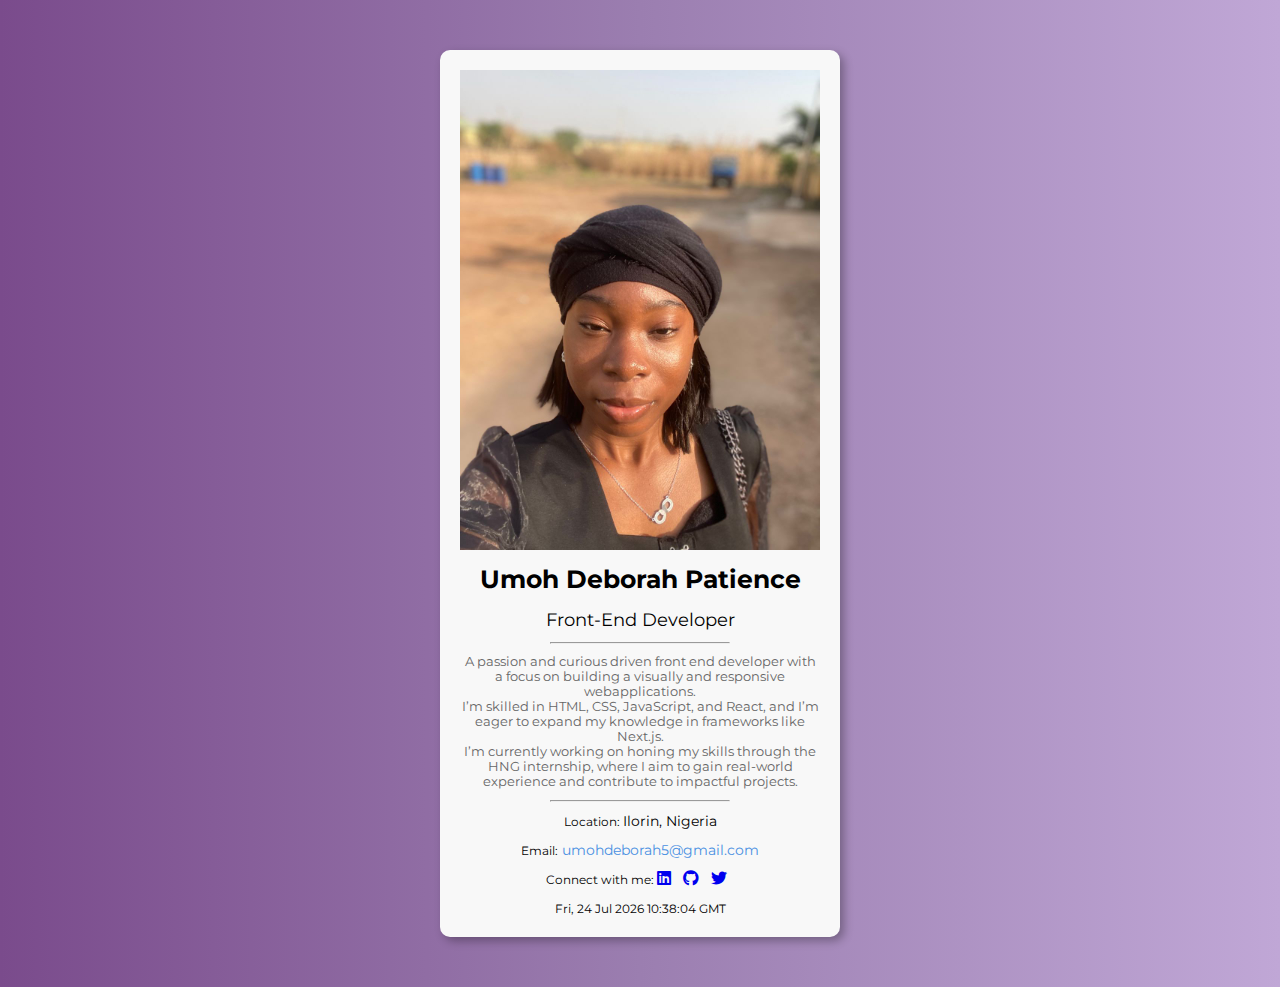
<file: index.html>
<!DOCTYPE html>
<html lang="en">
<head>
    <meta charset="UTF-8">
    <meta name="viewport" content="width=device-width, initial-scale=1.0">
    <title>Profile Card</title>
   <link rel="stylesheet" href="styles.css"> 
   <link rel="preconnect" href="https://fonts.googleapis.com">
  <link rel="preconnect" href="https://fonts.gstatic.com" crossorigin>
   <link href="https://fonts.googleapis.com/css2?family=Montserrat:ital,wght@0,100..900;1,100..900&display=swap" rel="stylesheet">
   <link rel="stylesheet" href="https://cdnjs.cloudflare.com/ajax/libs/font-awesome/6.0.0-beta3/css/all.min.css">
</head>
<body>

    
    <div class="profile-card">
        <img src="/images/pp2.jpg" alt="Profile Picture" data-testid="profilePicture" />

    
        <h1 class="name" data-testid="fullName">Umoh Deborah Patience</h1>
        <p class="j-title" data-testid="jobTitle">Front-End Developer</p>
        <hr>
        
        
        <p class="s-bio" data-testid="shortBio">
            A passion and curious driven front end developer with a focus on building a visually and
            responsive webapplications. <br>
            I’m skilled in HTML, CSS, JavaScript, and React, and I’m eager to expand my knowledge in frameworks like
            Next.js. <br>
            I’m currently working on honing my skills through the HNG internship, where I aim to gain real-world experience
            and contribute to impactful projects.</p>

            <hr>
        <p class="city" data-testid="currentLocation"><span>Location: </span>Ilorin, Nigeria</p>
        <a class="email" href="mailto:umohdeborah5@gmail.com" data-testid="emailAddress"><span class="text-email">Email:</span> umohdeborah5@gmail.com</a>
        <div class="socials" data-testid="socialLinks"> <span>Connect with me: </span>
            <a href="https://www.linkedin.com/in/umoh-deborah-59983124b/"><i class="fa-brands fa-linkedin"></i></a>
            <a href="https://github.com/Debbie-dot5"> <i class="fa-brands fa-github"></i></a>
            <a href="https://x.com/Debbie35d"><i class="fa-brands fa-twitter"></i></a>
        </div>

        
        <p class="time" data-testid="currentTimeUTC"><span id="utcTime"></span></p>
    </div>

    
    <script src="script.js"></script>
</body>
</html>
</file>
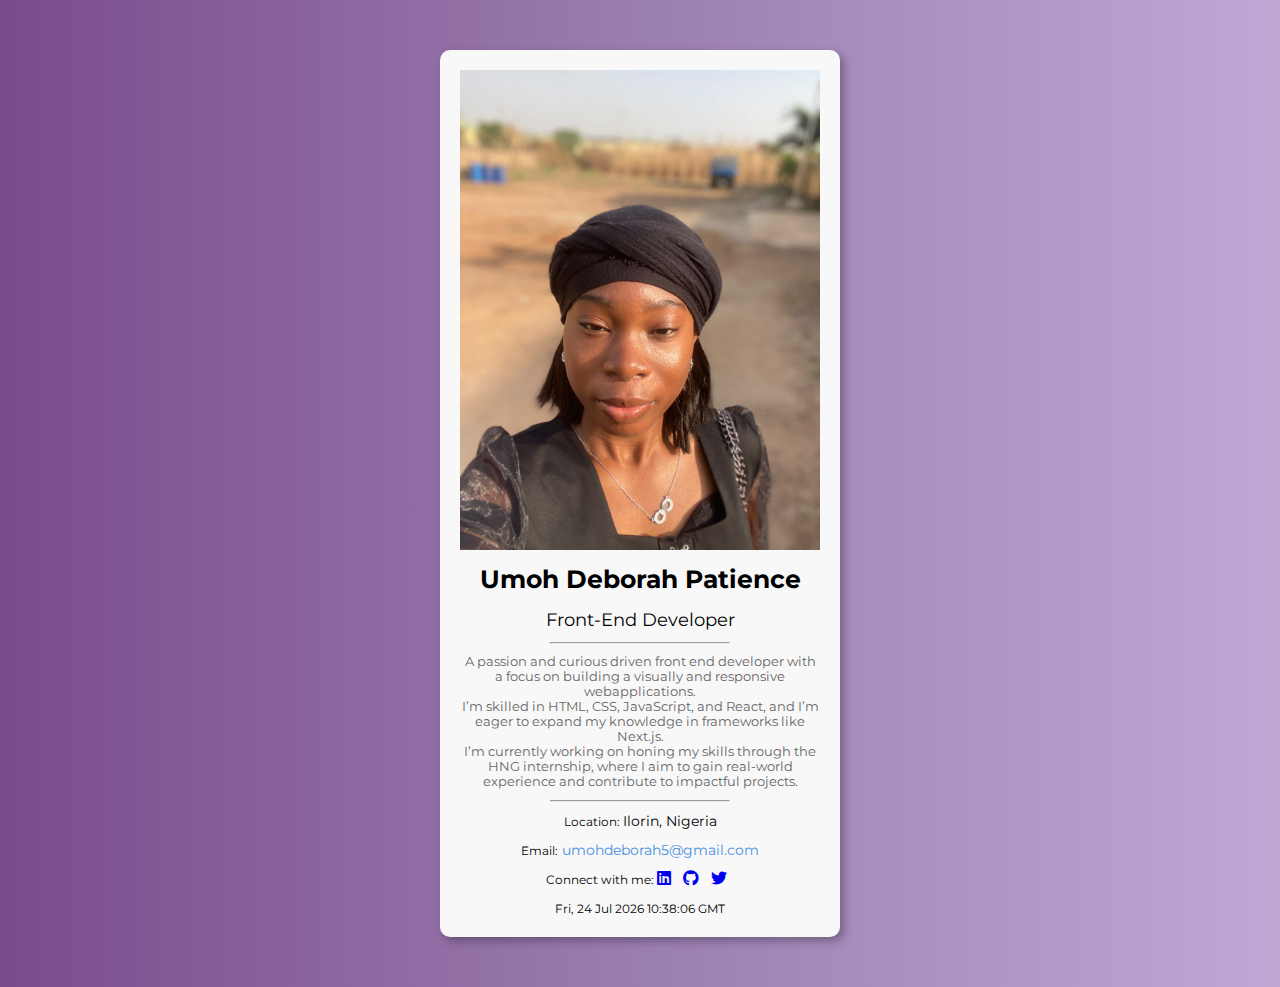
<file: profile.html>
<!DOCTYPE html>
<html lang="en">
<head>
    <meta charset="UTF-8">
    <meta name="viewport" content="width=device-width, initial-scale=1.0">
    <title>Profile Card</title>
   <link rel="stylesheet" href="profile.css"> 
   <link rel="preconnect" href="https://fonts.googleapis.com">
  <link rel="preconnect" href="https://fonts.gstatic.com" crossorigin>
   <link href="https://fonts.googleapis.com/css2?family=Montserrat:ital,wght@0,100..900;1,100..900&display=swap" rel="stylesheet">
   <link rel="stylesheet" href="https://cdnjs.cloudflare.com/ajax/libs/font-awesome/6.0.0-beta3/css/all.min.css">
</head>
<body>

    
    <div class="profile-card">
        <img src="/images/pp2.jpg" alt="Profile Picture" data-testid="profilePicture" />

    
        <h1 class="name" data-testid="fullName">Umoh Deborah Patience</h1>
        <p class="j-title" data-testid="jobTitle">Front-End Developer</p>
        <hr>
        
        
        <p class="s-bio" data-testid="shortBio">
            A passion and curious driven front end developer with a focus on building a visually and
            responsive webapplications. <br>
            I’m skilled in HTML, CSS, JavaScript, and React, and I’m eager to expand my knowledge in frameworks like
            Next.js. <br>
            I’m currently working on honing my skills through the HNG internship, where I aim to gain real-world experience
            and contribute to impactful projects.</p>

            <hr>
        <p class="city" data-testid="currentLocation"><span>Location: </span>Ilorin, Nigeria</p>
        <a class="email" href="mailto:umohdeborah5@gmail.com" data-testid="emailAddress"><span class="text-email">Email:</span> umohdeborah5@gmail.com</a>
        <div class="socials" data-testid="socialLinks"> <span>Connect with me: </span>
            <a href="https://www.linkedin.com/in/umoh-deborah-59983124b/"><i class="fa-brands fa-linkedin"></i></a>
            <a href="https://github.com/Debbie-dot5"> <i class="fa-brands fa-github"></i></a>
            <a href="https://x.com/Debbie35d"><i class="fa-brands fa-twitter"></i></a>
        </div>

        
        <p class="time" data-testid="currentTimeUTC"><span id="utcTime"></span></p>
    </div>

    
    <script src="profile.js"></script>
</body>
</html>
</file>
<file: styles.css>
*{
    padding: 0;
    margin: 0;
    box-sizing: border-box;
    
}

body{
    background: linear-gradient(to right, #7a4b8c, #9b7eb0, #c0a7d6);
    color: black;
    font-family: "Montserrat", serif;}

.profile-card {
    max-width: 400px;
    margin: 50px auto;
    padding: 20px;
    border-radius: 10px;
    text-align: center;
    background-color: #F8F8F8;
    border: none;
    box-shadow: 4px 4px 10px rgba(0, 0, 0, 0.3);
    width: 100%; 
}

hr{
    background-color: lightgray;
    margin: 10.5px auto;
    width: 50%;
}


img {
    max-width: 100%;  
    height: auto;     
    margin-bottom: 10px;
  }

.name{
    font-size: 25px;
    margin-bottom: 15px;
}

.j-title{
    font-size: 18px;
    margin-bottom: 10px;
}

 .s-bio{
    font-size: 12.5px;
    color: #666;
    line-height: 15px;
    margin-bottom: 10px;
  }

  
  .city{
    font-size: 14px;
    margin-bottom: 10px;
  }

  .email{
    font-size: 14px;
    margin-bottom: 10px;
    color: #4a90e2; /* Customize link color */
    text-decoration: none;
    transition: all 0.3s;
  }
  .email:hover{
    color: red;
  }

  .text-email{
    color: black;
  }

  .socials a{
    font-size: 16px;
    display: inline-block;
    margin-right: 8px; 
    margin-top: 10px;
    transition: all 0.3s;
  }

  
  .socials a:hover{
    color: black;
  }

  span{
    font-size: 12px;
  }

  .time{
    margin-top: 10px;
  }

 @media (max-width: 768px) {
    .profile-card {
        max-width: 90%;
        padding: 15px;
    }

    .name {
        font-size: 22px;
    }


    .j-title {
        font-size: 16px;
    }

    .s-bio {
        font-size: 14px;
        line-height: 18px;
    }

    .city, .email, .socials a {
        font-size: 16px;
    }

    .socials a {
        margin-right: 8px;
    }
 }

 @media (max-width: 480px) {
    .profile-card {
        max-width: 95%;
        padding: 10px;
    }

    .name {
        font-size: 18px;
    }

    .j-title {
        font-size: 14px;
    }

    .s-bio {
        font-size: 12px;
        line-height: 16px;
    }

    .city, .email, .socials a {
        font-size: 14px;
    }

    .socials a {
        margin-right: 5px;
    }
}
</file>
<file: profile.css>
*{
    padding: 0;
    margin: 0;
    box-sizing: border-box;
    
}

body{
    background: linear-gradient(to right, #7a4b8c, #9b7eb0, #c0a7d6);
    color: black;
    font-family: "Montserrat", serif;}

.profile-card {
    max-width: 400px;
    margin: 50px auto;
    padding: 20px;
    border-radius: 10px;
    text-align: center;
    background-color: #F8F8F8;
    border: none;
    box-shadow: 4px 4px 10px rgba(0, 0, 0, 0.3);
    width: 100%; 
}

hr{
    background-color: lightgray;
    margin: 10.5px auto;
    width: 50%;
}


img {
    max-width: 100%;  
    height: auto;     
    margin-bottom: 10px;
  }

.name{
    font-size: 25px;
    margin-bottom: 15px;
}

.j-title{
    font-size: 18px;
    margin-bottom: 10px;
}

 .s-bio{
    font-size: 12.5px;
    color: #666;
    line-height: 15px;
    margin-bottom: 10px;
  }

  
  .city{
    font-size: 14px;
    margin-bottom: 10px;
  }

  .email{
    font-size: 14px;
    margin-bottom: 10px;
    color: #4a90e2; /* Customize link color */
    text-decoration: none;
    transition: all 0.3s;
  }
  .email:hover{
    color: red;
  }

  .text-email{
    color: black;
  }

  .socials a{
    font-size: 16px;
    display: inline-block;
    margin-right: 8px; 
    margin-top: 10px;
    transition: all 0.3s;
  }

  
  .socials a:hover{
    color: black;
  }

  span{
    font-size: 12px;
  }

  .time{
    margin-top: 10px;
  }

 @media (max-width: 768px) {
    .profile-card {
        max-width: 90%;
        padding: 15px;
    }

    .name {
        font-size: 22px;
    }


    .j-title {
        font-size: 16px;
    }

    .s-bio {
        font-size: 14px;
        line-height: 18px;
    }

    .city, .email, .socials a {
        font-size: 16px;
    }

    .socials a {
        margin-right: 8px;
    }
 }

 @media (max-width: 480px) {
    .profile-card {
        max-width: 95%;
        padding: 10px;
    }

    .name {
        font-size: 18px;
    }

    .j-title {
        font-size: 14px;
    }

    .s-bio {
        font-size: 12px;
        line-height: 16px;
    }

    .city, .email, .socials a {
        font-size: 14px;
    }

    .socials a {
        margin-right: 5px;
    }
}
</file>
